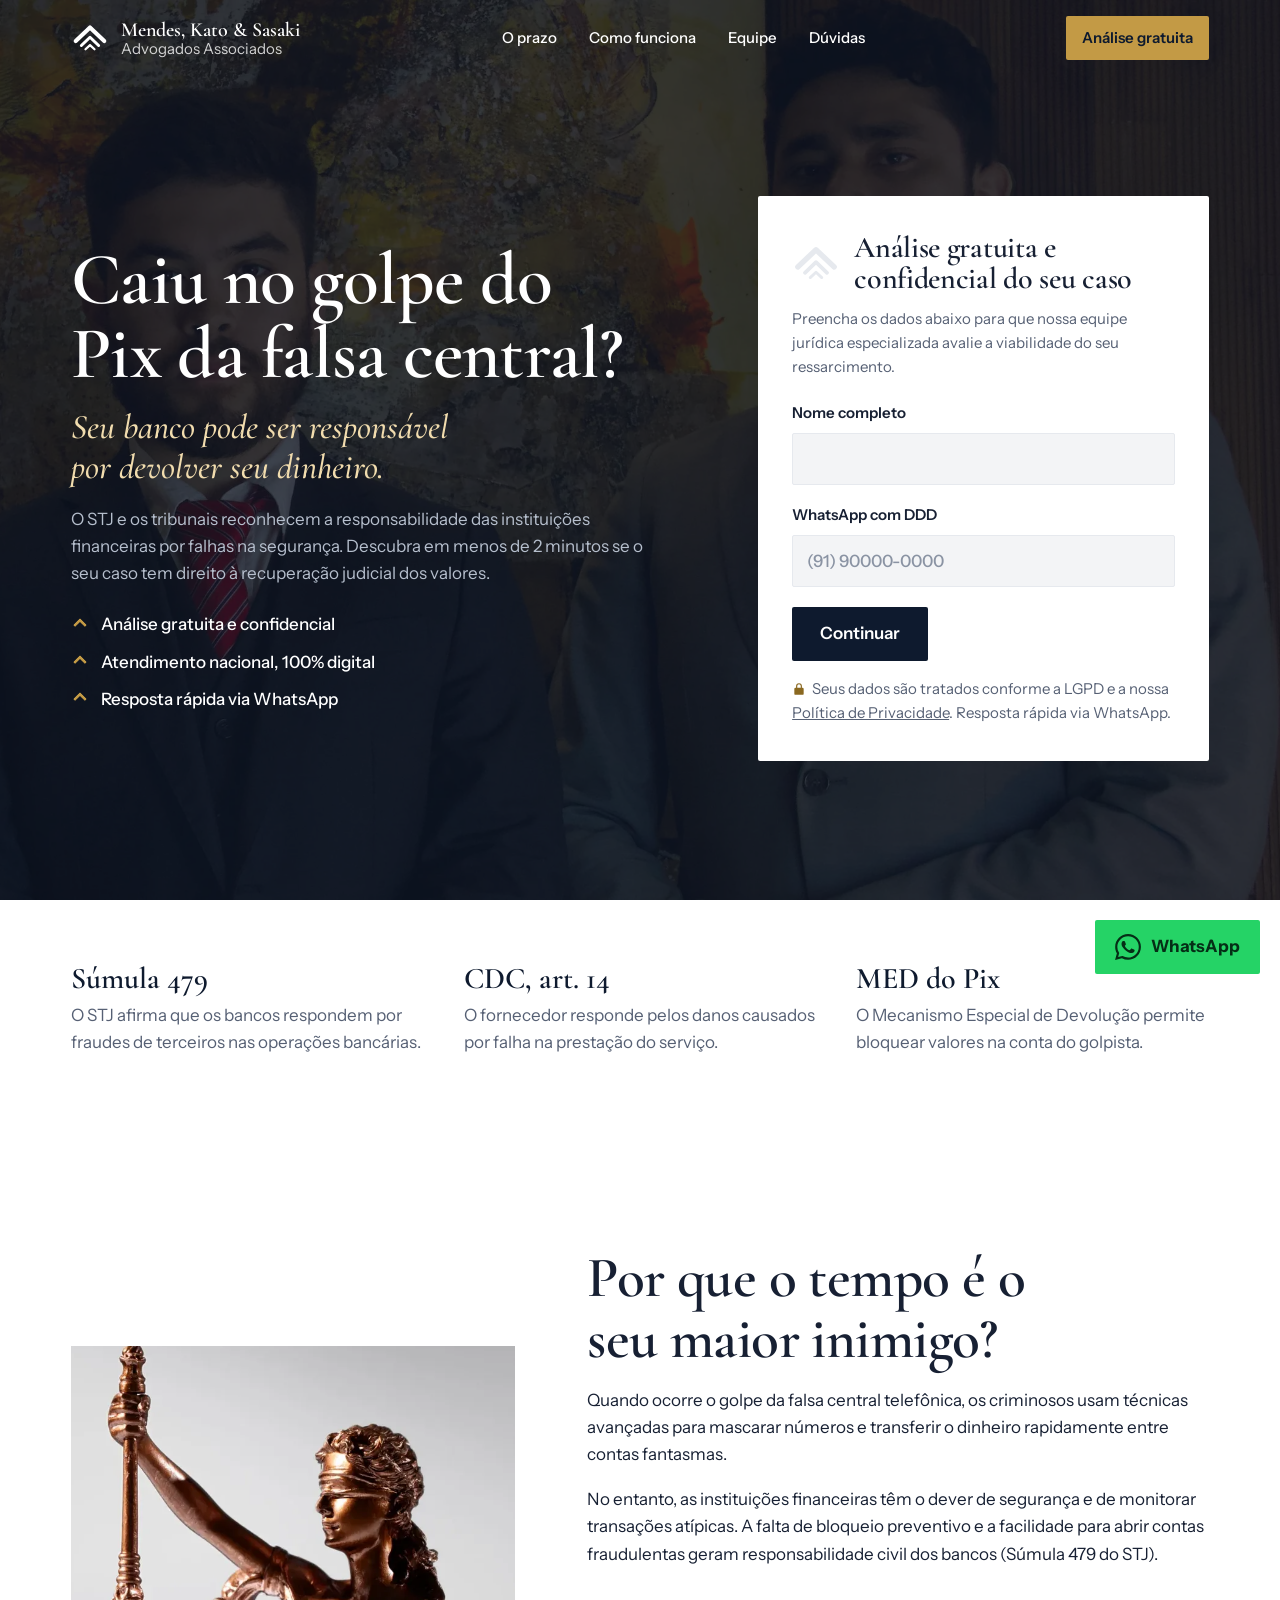
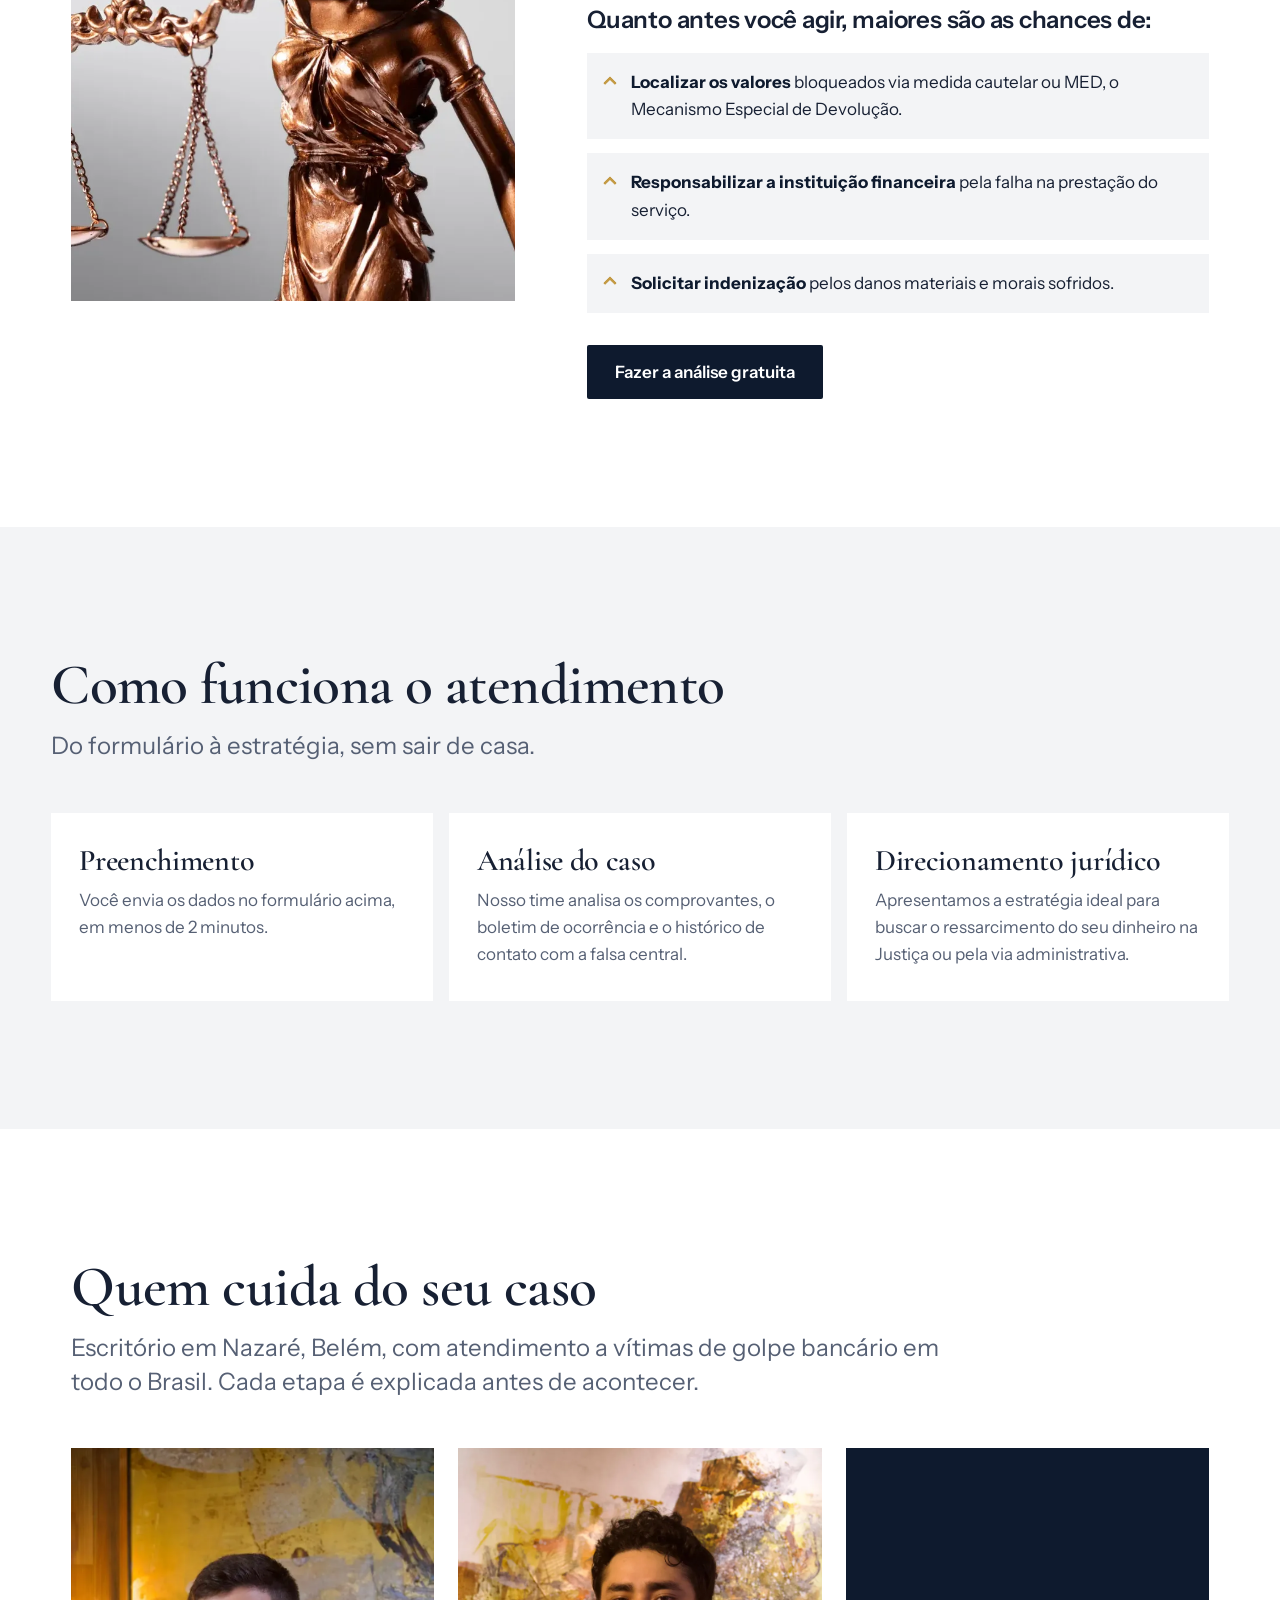
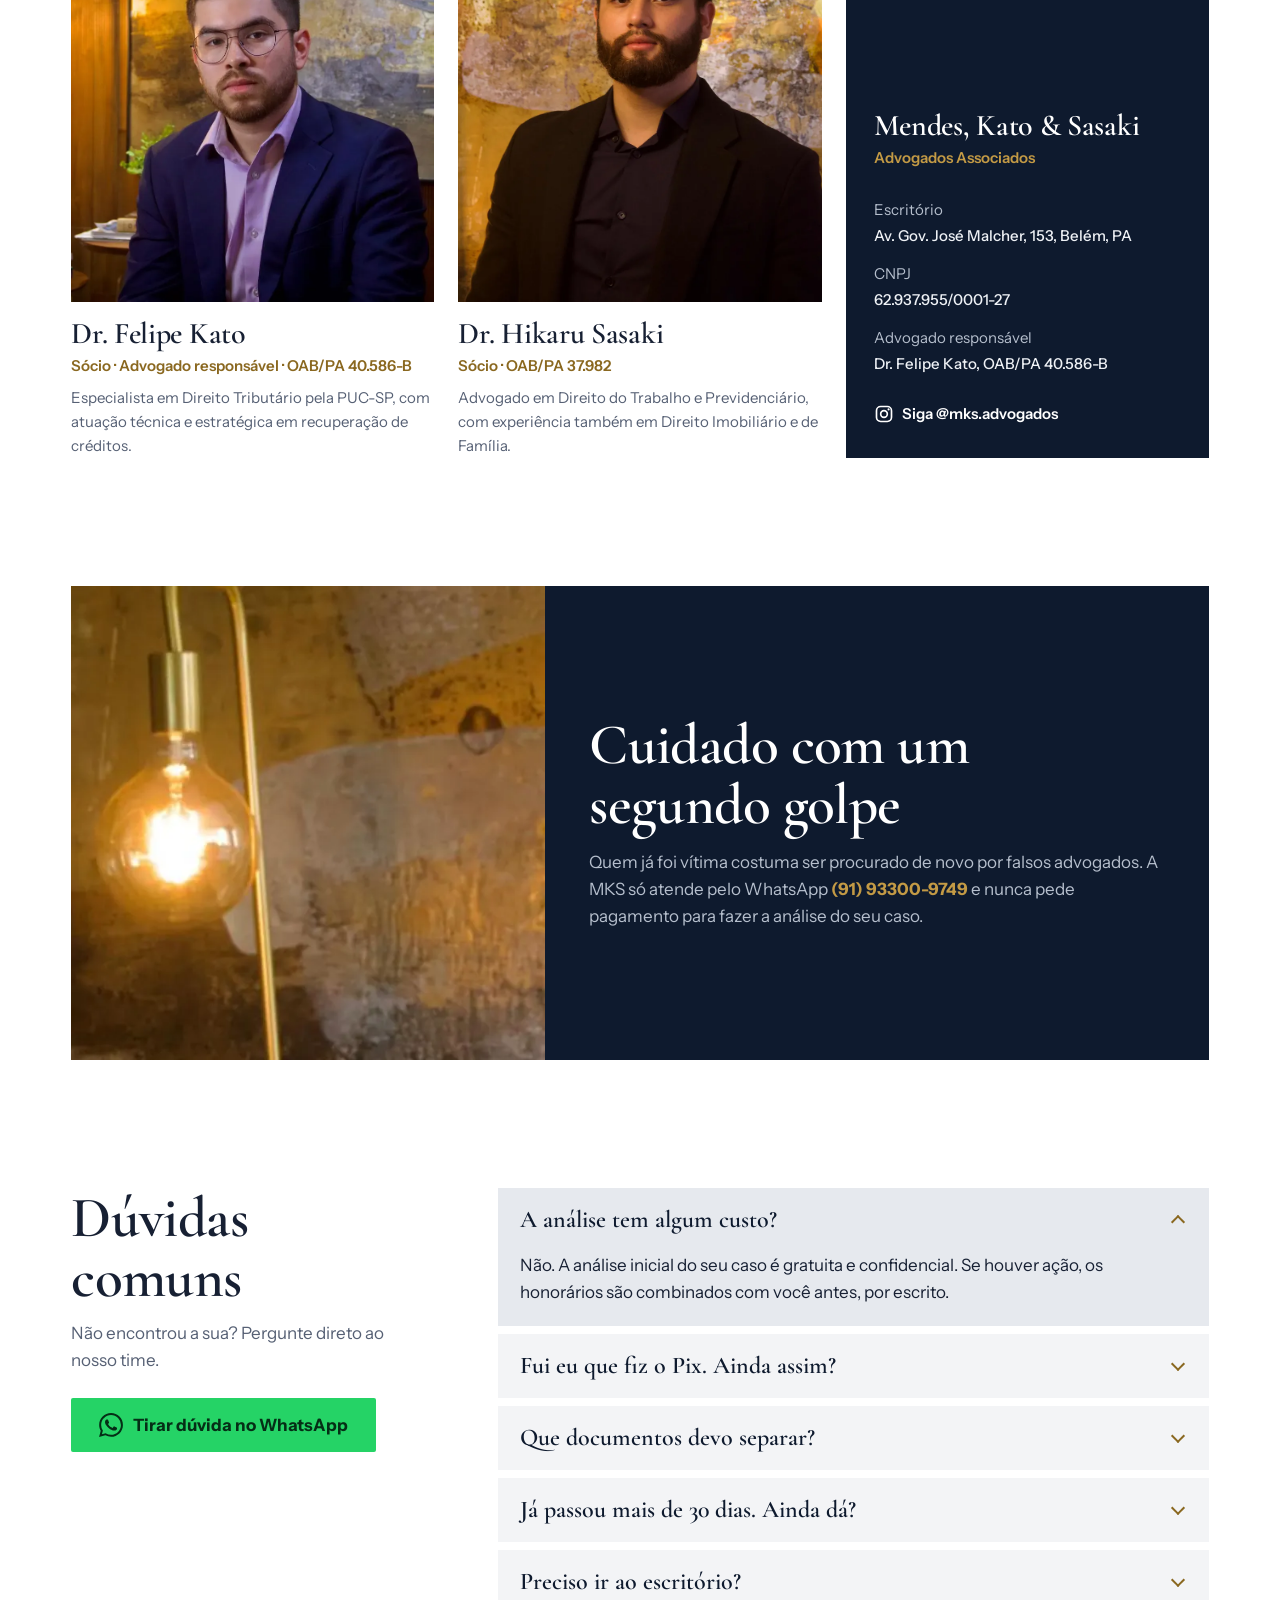
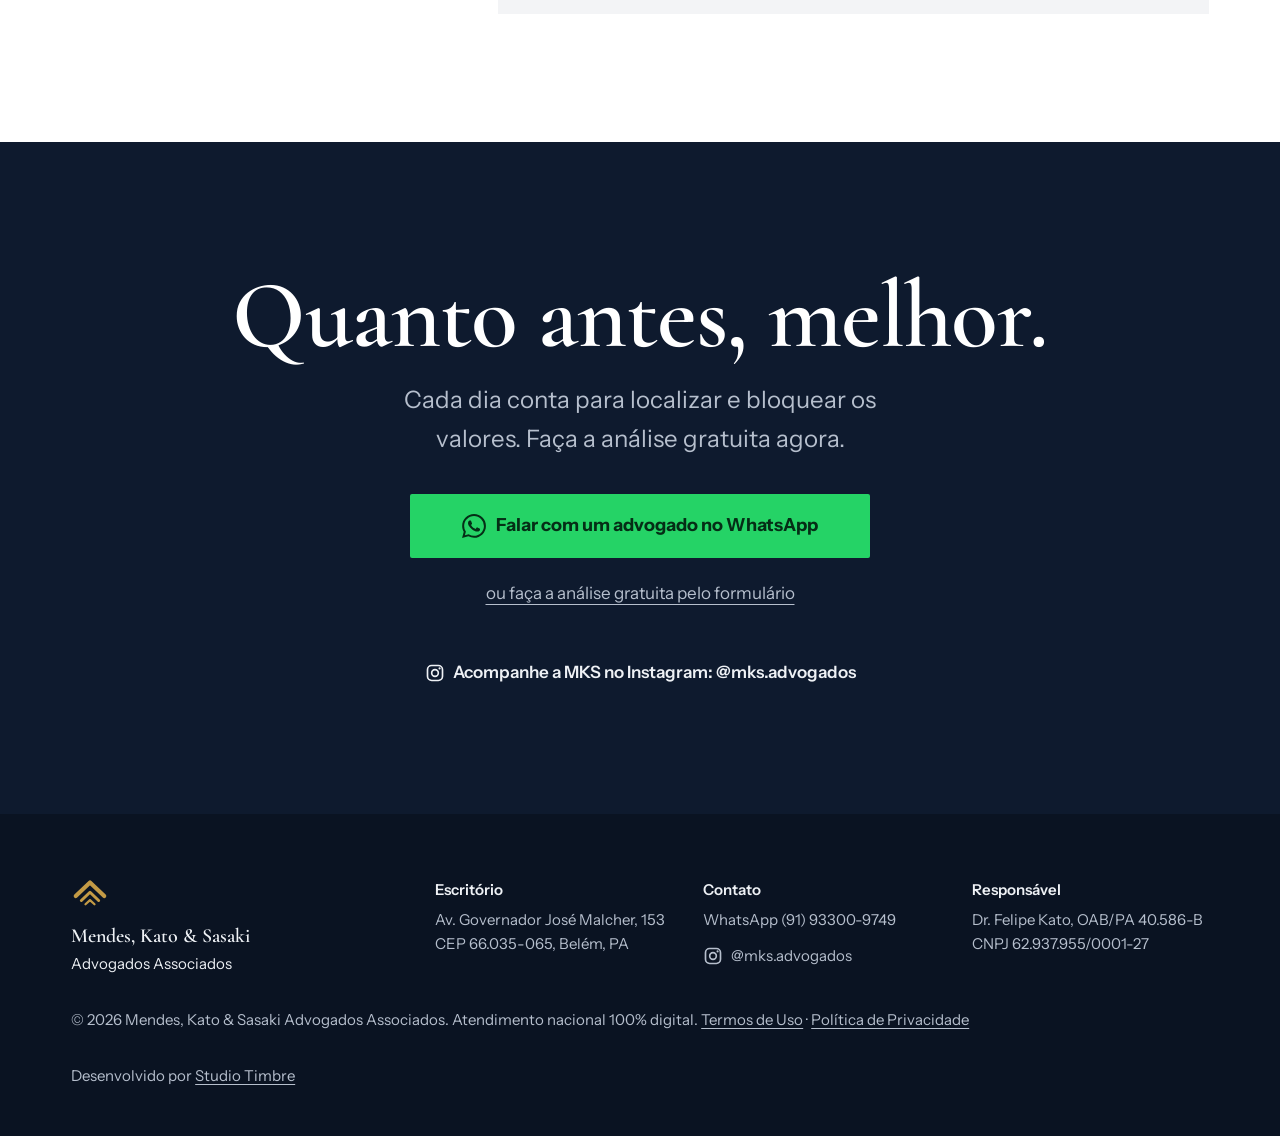
<file: index.html>
<!doctype html>
<html lang="pt-BR">
<head>
  <meta charset="utf-8">
  <meta name="viewport" content="width=device-width, initial-scale=1">
  <title>MKS Advocacia</title>
  <meta name="description" content="Caiu no golpe do Pix da falsa central? Seu banco pode ser responsável por devolver seu dinheiro. Análise gratuita e confidencial do seu caso pelo WhatsApp.">
  <meta name="theme-color" content="#0e1a2e">
  <meta property="og:title" content="Caiu no golpe do Pix da falsa central?">
  <meta property="og:description" content="Seu banco pode ser responsável por devolver seu dinheiro. Descubra em menos de 2 minutos.">
  <meta property="og:image" content="img/socios-wide.webp">
  <link rel="icon" href="favicon.ico" sizes="48x48">
  <link rel="icon" href="favicon.svg" type="image/svg+xml">
  <link rel="apple-touch-icon" href="apple-touch-icon.png">
  <link rel="preconnect" href="https://fonts.googleapis.com">
  <link rel="preconnect" href="https://fonts.gstatic.com" crossorigin>
  <link href="https://fonts.googleapis.com/css2?family=Cormorant+Garamond:ital,wght@0,500;0,600;1,500&family=Instrument+Sans:wght@400;500;600&display=swap" rel="stylesheet">
  <link rel="preload" as="image" href="img/socios-wide.webp">
  <link rel="stylesheet" href="css/style.css">
  <script>document.documentElement.classList.add('js')</script>
  <!-- Google Analytics, mesmo ID do site institucional -->
  <script async src="https://www.googletagmanager.com/gtag/js?id=G-9BD24FG4YH"></script>
  <script>
    window.dataLayer = window.dataLayer || [];
    function gtag() { dataLayer.push(arguments); }
    gtag('js', new Date());
    gtag('config', 'G-9BD24FG4YH');
  </script>
</head>
<body>
  <svg width="0" height="0" style="position:absolute" aria-hidden="true">
    <symbol id="wa" viewBox="0 0 24 24"><path fill="currentColor" d="M17.47 14.38c-.3-.15-1.76-.87-2.03-.97-.27-.1-.47-.15-.67.15-.2.3-.77.97-.94 1.16-.17.2-.35.22-.64.07-.3-.15-1.26-.46-2.39-1.47-.88-.79-1.48-1.76-1.65-2.06-.17-.3-.02-.46.13-.6.13-.14.3-.35.45-.52.15-.17.2-.3.3-.5.1-.2.05-.37-.03-.52-.07-.15-.67-1.61-.92-2.2-.24-.58-.49-.5-.67-.51h-.57c-.2 0-.52.07-.79.37-.27.3-1.04 1.02-1.04 2.48s1.07 2.88 1.21 3.07c.15.2 2.1 3.2 5.08 4.49.71.31 1.26.49 1.7.63.71.22 1.36.19 1.87.12.57-.09 1.76-.72 2-1.42.25-.69.25-1.29.18-1.41-.08-.13-.28-.2-.57-.35M12.05 21.79h-.01a9.87 9.87 0 0 1-5.03-1.38l-.36-.21-3.74.98 1-3.65-.24-.37a9.86 9.86 0 0 1-1.51-5.26c0-5.45 4.44-9.88 9.89-9.88 2.64 0 5.12 1.03 6.99 2.9a9.83 9.83 0 0 1 2.89 6.99c0 5.45-4.44 9.88-9.88 9.88m8.41-18.3A11.82 11.82 0 0 0 12.05 0C5.5 0 .16 5.34.16 11.89c0 2.1.55 4.14 1.59 5.95L.06 24l6.3-1.65a11.88 11.88 0 0 0 5.68 1.45h.01c6.55 0 11.89-5.34 11.89-11.89 0-3.18-1.24-6.17-3.48-8.42Z"/></symbol>
    <symbol id="mark" viewBox="0 0 100 80"><g fill="none" stroke="currentColor" stroke-linecap="round" stroke-linejoin="round"><path d="M12 48 50 12l38 36" stroke-width="11"/><path d="M27 60 50 38l23 22" stroke-width="8"/><path d="M38 70 50 59l12 11" stroke-width="6"/></g></symbol>
    <symbol id="ig" viewBox="0 0 24 24"><g fill="none" stroke="currentColor" stroke-width="2"><rect x="3" y="3" width="18" height="18" rx="5"/><circle cx="12" cy="12" r="4"/></g><circle cx="17.5" cy="6.5" r="1.3" fill="currentColor"/></symbol>
    <symbol id="lock" viewBox="0 0 24 24"><path fill="currentColor" d="M12 2a5 5 0 0 0-5 5v3H6a2 2 0 0 0-2 2v8a2 2 0 0 0 2 2h12a2 2 0 0 0 2-2v-8a2 2 0 0 0-2-2h-1V7a5 5 0 0 0-5-5Zm-3 8V7a3 3 0 1 1 6 0v3H9Z"/></symbol>
  </svg>

  <header class="top" id="topo">
    <a class="logo" href="#topo" aria-label="Mendes, Kato e Sasaki Advogados Associados, início">
      <svg class="logo-mark" aria-hidden="true"><use href="#mark"/></svg>
      <span class="logo-text"><span class="logo-name"><span class="logo-long">Mendes, Kato &amp; Sasaki</span><span class="logo-short">MKS Advogados</span></span><span class="logo-sub">Advogados Associados</span></span>
    </a>
    <nav class="top-nav" aria-label="Seções">
      <a href="#prazo">O prazo</a>
      <a href="#como">Como funciona</a>
      <a href="#equipe">Equipe</a>
      <a href="#duvidas">Dúvidas</a>
    </nav>
    <a class="btn btn-gold top-cta" href="#analise">Análise gratuita</a>
  </header>

  <main>
    <!-- Hero: foto dos sócios com véu navy, título à esquerda, formulário em card -->
    <section class="hero" aria-labelledby="hero-title">
      <img class="hero-bg" src="img/socios-wide.webp" width="2200" height="1377" alt="" fetchpriority="high">
      <div class="hero-inner">
        <div class="hero-copy">
          <h1 id="hero-title">Caiu no golpe do Pix da falsa central?</h1>
          <p class="hero-claim">Seu banco pode ser responsável por devolver seu dinheiro.</p>
          <p class="hero-lead">O STJ e os tribunais reconhecem a responsabilidade das instituições financeiras por falhas na segurança. Descubra em menos de 2 minutos se o seu caso tem direito à recuperação judicial dos valores.</p>
          <ul class="hero-points">
            <li>Análise gratuita e confidencial</li>
            <li>Atendimento nacional, 100% digital</li>
            <li>Resposta rápida via WhatsApp</li>
          </ul>
        </div>

        <!-- Formulário: as três divisas do logo marcam as três etapas -->
        <div class="quiz" id="analise">
          <div class="quiz-head">
            <svg class="quiz-mark" viewBox="0 0 100 80" aria-hidden="true">
              <g fill="none" stroke-linecap="round" stroke-linejoin="round">
                <path class="chev chev-3" d="M12 48 50 12l38 36" stroke-width="11"/>
                <path class="chev chev-2" d="M27 60 50 38l23 22" stroke-width="8"/>
                <path class="chev chev-1" d="M38 70 50 59l12 11" stroke-width="6"/>
              </g>
            </svg>
            <h2 id="quiz-title">Análise gratuita e confidencial do seu caso</h2>
          </div>
          <p class="quiz-intro">Preencha os dados abaixo para que nossa equipe jurídica especializada avalie a viabilidade do seu ressarcimento.</p>
          <form class="quiz-form" id="quiz" novalidate aria-labelledby="quiz-title">
            <p class="sr-only" aria-live="polite" id="quiz-status">Etapa 1 de 3</p>

            <fieldset class="step is-on" data-step="1">
              <legend class="sr-only">Seus dados de contato</legend>
              <div class="field">
                <label for="nome">Nome completo</label>
                <input id="nome" name="nome" type="text" autocomplete="name" required aria-describedby="nome-erro">
                <p class="field-error" id="nome-erro" hidden>Escreva seu nome completo.</p>
              </div>
              <div class="field">
                <label for="whatsapp">WhatsApp com DDD</label>
                <input id="whatsapp" name="whatsapp" type="tel" inputmode="numeric" autocomplete="tel-national" required placeholder="(91) 90000-0000" aria-describedby="whatsapp-erro">
                <p class="field-error" id="whatsapp-erro" hidden>Digite o número com DDD, por exemplo (91) 98888-7777.</p>
              </div>
              <div class="step-actions">
                <button class="btn btn-navy" type="button" data-next>Continuar</button>
              </div>
            </fieldset>

            <fieldset class="step" data-step="2">
              <legend class="sr-only">Sobre o golpe</legend>
              <fieldset class="field group" aria-describedby="valor-erro">
                <legend>Qual valor aproximado foi perdido?</legend>
                <div class="choices">
                  <label class="choice"><input type="radio" name="valor" value="Até R$ 5.000" required><span>Até R$ 5.000</span></label>
                  <label class="choice"><input type="radio" name="valor" value="R$ 5.000 a R$ 20.000"><span>R$ 5.000 a R$ 20.000</span></label>
                  <label class="choice"><input type="radio" name="valor" value="Acima de R$ 20.000"><span>Acima de R$ 20.000</span></label>
                </div>
                <p class="field-error" id="valor-erro" hidden>Escolha uma faixa de valor.</p>
              </fieldset>
              <fieldset class="field group" aria-describedby="quando-erro">
                <legend>Há quanto tempo ocorreu o golpe?</legend>
                <div class="choices choices-2">
                  <label class="choice"><input type="radio" name="quando" value="Menos de 48 horas" required><span>Menos de 48 horas</span></label>
                  <label class="choice"><input type="radio" name="quando" value="Menos de 7 dias"><span>Menos de 7 dias</span></label>
                  <label class="choice"><input type="radio" name="quando" value="Entre 7 e 30 dias"><span>Entre 7 e 30 dias</span></label>
                  <label class="choice"><input type="radio" name="quando" value="Mais de 30 dias"><span>Mais de 30 dias</span></label>
                </div>
                <p class="field-error" id="quando-erro" hidden>Escolha quando aconteceu.</p>
              </fieldset>
              <div class="step-actions">
                <button class="btn btn-navy" type="button" data-next>Continuar</button>
                <button class="link" type="button" data-back>Voltar</button>
              </div>
            </fieldset>

            <fieldset class="step" data-step="3">
              <legend class="sr-only">Seu banco</legend>
              <div class="field">
                <label for="banco">Nome do banco onde você tem conta</label>
                <input id="banco" name="banco" type="text" list="bancos" autocomplete="off" required aria-describedby="banco-erro">
                <datalist id="bancos">
                  <option value="Banpará"><option value="Banco do Brasil"><option value="Caixa"><option value="Itaú"><option value="Bradesco"><option value="Santander"><option value="Nubank"><option value="Inter"><option value="C6 Bank"><option value="PicPay"><option value="Mercado Pago"><option value="Banco da Amazônia">
                </datalist>
                <p class="field-error" id="banco-erro" hidden>Escreva o nome do seu banco.</p>
              </div>
              <div class="step-actions">
                <button class="btn btn-wa btn-cta" type="submit"><svg aria-hidden="true"><use href="#wa"/></svg>QUERO RECUPERAR MEU DINHEIRO</button>
                <button class="link" type="button" data-back>Voltar</button>
              </div>
            </fieldset>
          </form>
          <p class="quiz-note"><svg aria-hidden="true"><use href="#lock"/></svg>Seus dados são tratados conforme a LGPD e a nossa <a href="privacidade.html">Política de Privacidade</a>. Resposta rápida via WhatsApp.</p>
          <noscript><p class="quiz-note"><a href="https://wa.me/5591933009749">Fale direto pelo WhatsApp: (91) 93300-9749</a></p></noscript>
        </div>
      </div>
    </section>

    <!-- Faixa de fundamentos -->
    <section class="basis" aria-labelledby="basis-title">
      <h2 id="basis-title" class="sr-only">Fundamentos</h2>
      <div class="basis-item" data-reveal>
        <p class="basis-big">Súmula 479</p>
        <p>O STJ afirma que os bancos respondem por fraudes de terceiros nas operações bancárias.</p>
      </div>
      <div class="basis-item" data-reveal>
        <p class="basis-big">CDC, art. 14</p>
        <p>O fornecedor responde pelos danos causados por falha na prestação do serviço.</p>
      </div>
      <div class="basis-item" data-reveal>
        <p class="basis-big">MED do Pix</p>
        <p>O Mecanismo Especial de Devolução permite bloquear valores na conta do golpista.</p>
      </div>
    </section>

    <!-- O prazo: foto à esquerda, texto e chances à direita -->
    <section class="split prazo" id="prazo" aria-labelledby="prazo-title">
      <figure class="split-media" data-reveal>
        <img src="img/justica.webp" width="750" height="1000" alt="Estátua da Justiça com a balança erguida" loading="lazy">
      </figure>
      <div class="split-text">
        <h2 id="prazo-title" data-reveal>Por que o tempo é o seu maior inimigo?</h2>
        <p data-reveal>Quando ocorre o golpe da falsa central telefônica, os criminosos usam técnicas avançadas para mascarar números e transferir o dinheiro rapidamente entre contas fantasmas.</p>
        <p data-reveal>No entanto, as instituições financeiras têm o dever de segurança e de monitorar transações atípicas. A falta de bloqueio preventivo e a facilidade para abrir contas fraudulentas geram responsabilidade civil dos bancos (Súmula 479 do STJ).</p>
        <h3 data-reveal>Quanto antes você agir, maiores são as chances de:</h3>
        <ul class="chances">
          <li data-reveal><strong>Localizar os valores</strong> bloqueados via medida cautelar ou MED, o Mecanismo Especial de Devolução.</li>
          <li data-reveal><strong>Responsabilizar a instituição financeira</strong> pela falha na prestação do serviço.</li>
          <li data-reveal><strong>Solicitar indenização</strong> pelos danos materiais e morais sofridos.</li>
        </ul>
        <a class="btn btn-navy" href="#analise" data-reveal>Fazer a análise gratuita</a>
      </div>
    </section>

    <!-- Como funciona: três etapas lado a lado -->
    <section class="steps" id="como" aria-labelledby="como-title">
      <div class="steps-head">
        <h2 id="como-title" data-reveal>Como funciona o atendimento</h2>
        <p data-reveal>Do formulário à estratégia, sem sair de casa.</p>
      </div>
      <ol class="steps-list">
        <li data-reveal>
          <h3>Preenchimento</h3>
          <p>Você envia os dados no formulário acima, em menos de 2 minutos.</p>
        </li>
        <li data-reveal>
          <h3>Análise do caso</h3>
          <p>Nosso time analisa os comprovantes, o boletim de ocorrência e o histórico de contato com a falsa central.</p>
        </li>
        <li data-reveal>
          <h3>Direcionamento jurídico</h3>
          <p>Apresentamos a estratégia ideal para buscar o ressarcimento do seu dinheiro na Justiça ou pela via administrativa.</p>
        </li>
      </ol>
    </section>

    <!-- Equipe -->
    <section class="team" id="equipe" aria-labelledby="team-title">
      <div class="team-head">
        <h2 id="team-title" data-reveal>Quem cuida do seu caso</h2>
        <p data-reveal>Escritório em Nazaré, Belém, com atendimento a vítimas de golpe bancário em todo o Brasil. Cada etapa é explicada antes de acontecer.</p>
      </div>
      <div class="team-grid">
        <article class="person" data-reveal>
          <div class="person-photo"><img src="img/felipe.webp" width="853" height="1066" alt="Dr. Felipe Kato" loading="lazy"></div>
          <h3>Dr. Felipe Kato</h3>
          <p class="person-role">Sócio · Advogado responsável · OAB/PA 40.586-B</p>
          <p>Especialista em Direito Tributário pela PUC-SP, com atuação técnica e estratégica em recuperação de créditos.</p>
        </article>
        <article class="person" data-reveal>
          <div class="person-photo"><img src="img/hikaru.webp" width="900" height="1125" alt="Dr. Hikaru Sasaki" loading="lazy"></div>
          <h3>Dr. Hikaru Sasaki</h3>
          <p class="person-role">Sócio · OAB/PA 37.982</p>
          <p>Advogado em Direito do Trabalho e Previdenciário, com experiência também em Direito Imobiliário e de Família.</p>
        </article>
        <aside class="team-card" data-reveal>
          <h3 class="team-card-name">Mendes, Kato &amp; Sasaki</h3>
          <p class="team-card-role">Advogados Associados</p>
          <dl>
            <div><dt>Escritório</dt><dd>Av. Gov. José Malcher, 153, Belém, PA</dd></div>
            <div><dt>CNPJ</dt><dd>62.937.955/0001-27</dd></div>
            <div><dt>Advogado responsável</dt><dd>Dr. Felipe Kato, OAB/PA 40.586-B</dd></div>
          </dl>
          <a class="team-ig" href="https://www.instagram.com/mks.advogados/" target="_blank" rel="noopener"><svg aria-hidden="true"><use href="#ig"/></svg>Siga @mks.advogados</a>
        </aside>
      </div>
    </section>

    <!-- Aviso anti-golpe -->
    <section class="alert" aria-labelledby="alert-title">
      <img class="alert-bg" src="img/luminaria.webp" width="600" height="600" alt="" loading="lazy">
      <div class="alert-text">
        <h2 id="alert-title" data-reveal>Cuidado com um segundo golpe</h2>
        <p data-reveal>Quem já foi vítima costuma ser procurado de novo por falsos advogados. A MKS só atende pelo WhatsApp <strong>(91) 93300-9749</strong> e nunca pede pagamento para fazer a análise do seu caso.</p>
      </div>
    </section>

    <!-- Dúvidas -->
    <section class="faq" id="duvidas" aria-labelledby="faq-title">
      <div class="faq-head">
        <h2 id="faq-title" data-reveal>Dúvidas comuns</h2>
        <p data-reveal>Não encontrou a sua? Pergunte direto ao nosso time.</p>
        <a class="btn btn-wa" href="https://wa.me/5591933009749?text=Ol%C3%A1!%20Tenho%20uma%20d%C3%BAvida%20sobre%20golpe%20do%20Pix." target="_blank" rel="noopener" data-reveal><svg aria-hidden="true"><use href="#wa"/></svg>Tirar dúvida no WhatsApp</a>
      </div>
      <div class="qa" data-reveal>
        <details open>
          <summary>A análise tem algum custo?</summary>
          <p>Não. A análise inicial do seu caso é gratuita e confidencial. Se houver ação, os honorários são combinados com você antes, por escrito.</p>
        </details>
        <details>
          <summary>Fui eu que fiz o Pix. Ainda assim?</summary>
          <p>Sim, vale analisar. Na falsa central, o criminoso costuma usar dados que só o banco deveria ter, e a falta de bloqueio de uma transação atípica pesa na avaliação.</p>
        </details>
        <details>
          <summary>Que documentos devo separar?</summary>
          <p>Comprovante do Pix, prints da conversa ou registro das ligações, número ou chave usada pelo golpista, extrato do dia e o boletim de ocorrência.</p>
        </details>
        <details>
          <summary>Já passou mais de 30 dias. Ainda dá?</summary>
          <p>Pode dar. O MED funciona melhor nos primeiros dias, mas a responsabilização do banco na Justiça tem prazo bem maior. Cada caso é avaliado pelos fatos.</p>
        </details>
        <details>
          <summary>Preciso ir ao escritório?</summary>
          <p>Não. O atendimento é 100% digital, pelo WhatsApp e por videochamada, em todo o Brasil.</p>
        </details>
      </div>
    </section>

    <!-- Fechamento -->
    <section class="close" aria-labelledby="close-title">
      <h2 id="close-title" data-reveal>Quanto antes, melhor.</h2>
      <p data-reveal>Cada dia conta para localizar e bloquear os valores. Faça a análise gratuita agora.</p>
      <div class="close-actions" data-reveal>
        <a class="btn btn-wa btn-big" href="https://wa.me/5591933009749?text=Ol%C3%A1!%20Vim%20pelo%20site%20e%20quero%20falar%20sobre%20um%20golpe%20do%20Pix." target="_blank" rel="noopener"><svg aria-hidden="true"><use href="#wa"/></svg>Falar com um advogado no WhatsApp</a>
        <a class="link" href="#analise">ou faça a análise gratuita pelo formulário</a>
      </div>
      <a class="close-ig" href="https://www.instagram.com/mks.advogados/" target="_blank" rel="noopener" data-reveal><svg aria-hidden="true"><use href="#ig"/></svg>Acompanhe a MKS no Instagram: @mks.advogados</a>
    </section>
  </main>

  <footer class="foot">
    <div class="foot-brand">
      <svg class="logo-mark" aria-hidden="true"><use href="#mark"/></svg>
      <p class="logo-name">Mendes, Kato &amp; Sasaki</p>
      <p>Advogados Associados</p>
    </div>
    <div><p class="foot-h">Escritório</p><p>Av. Governador José Malcher, 153<br>CEP 66.035-065, Belém, PA</p></div>
    <div><p class="foot-h">Contato</p><p><a href="https://wa.me/5591933009749" target="_blank" rel="noopener">WhatsApp (91) 93300-9749</a></p><p class="foot-social"><a href="https://www.instagram.com/mks.advogados/" target="_blank" rel="noopener"><svg aria-hidden="true"><use href="#ig"/></svg>@mks.advogados</a></p></div>
    <div><p class="foot-h">Responsável</p><p>Dr. Felipe Kato, OAB/PA 40.586-B<br>CNPJ 62.937.955/0001-27</p></div>
    <p class="foot-legal">© 2026 Mendes, Kato &amp; Sasaki Advogados Associados. Atendimento nacional 100% digital. <a href="privacidade.html#termos">Termos de Uso</a> · <a href="privacidade.html">Política de Privacidade</a></p>
    <p class="foot-legal">Desenvolvido por <a href="https://studiotimbre.com.br" target="_blank" rel="noopener">Studio Timbre</a></p>
  </footer>

  <a class="wa-tab btn-wa" href="https://wa.me/5591933009749?text=Ol%C3%A1!%20Vim%20pelo%20site%20e%20quero%20falar%20sobre%20um%20golpe%20do%20Pix." target="_blank" rel="noopener" aria-label="Falar no WhatsApp">
    <svg aria-hidden="true"><use href="#wa"/></svg><span>WhatsApp</span>
  </a>

  <script src="js/main.js" defer></script>
</body>
</html>
</file>
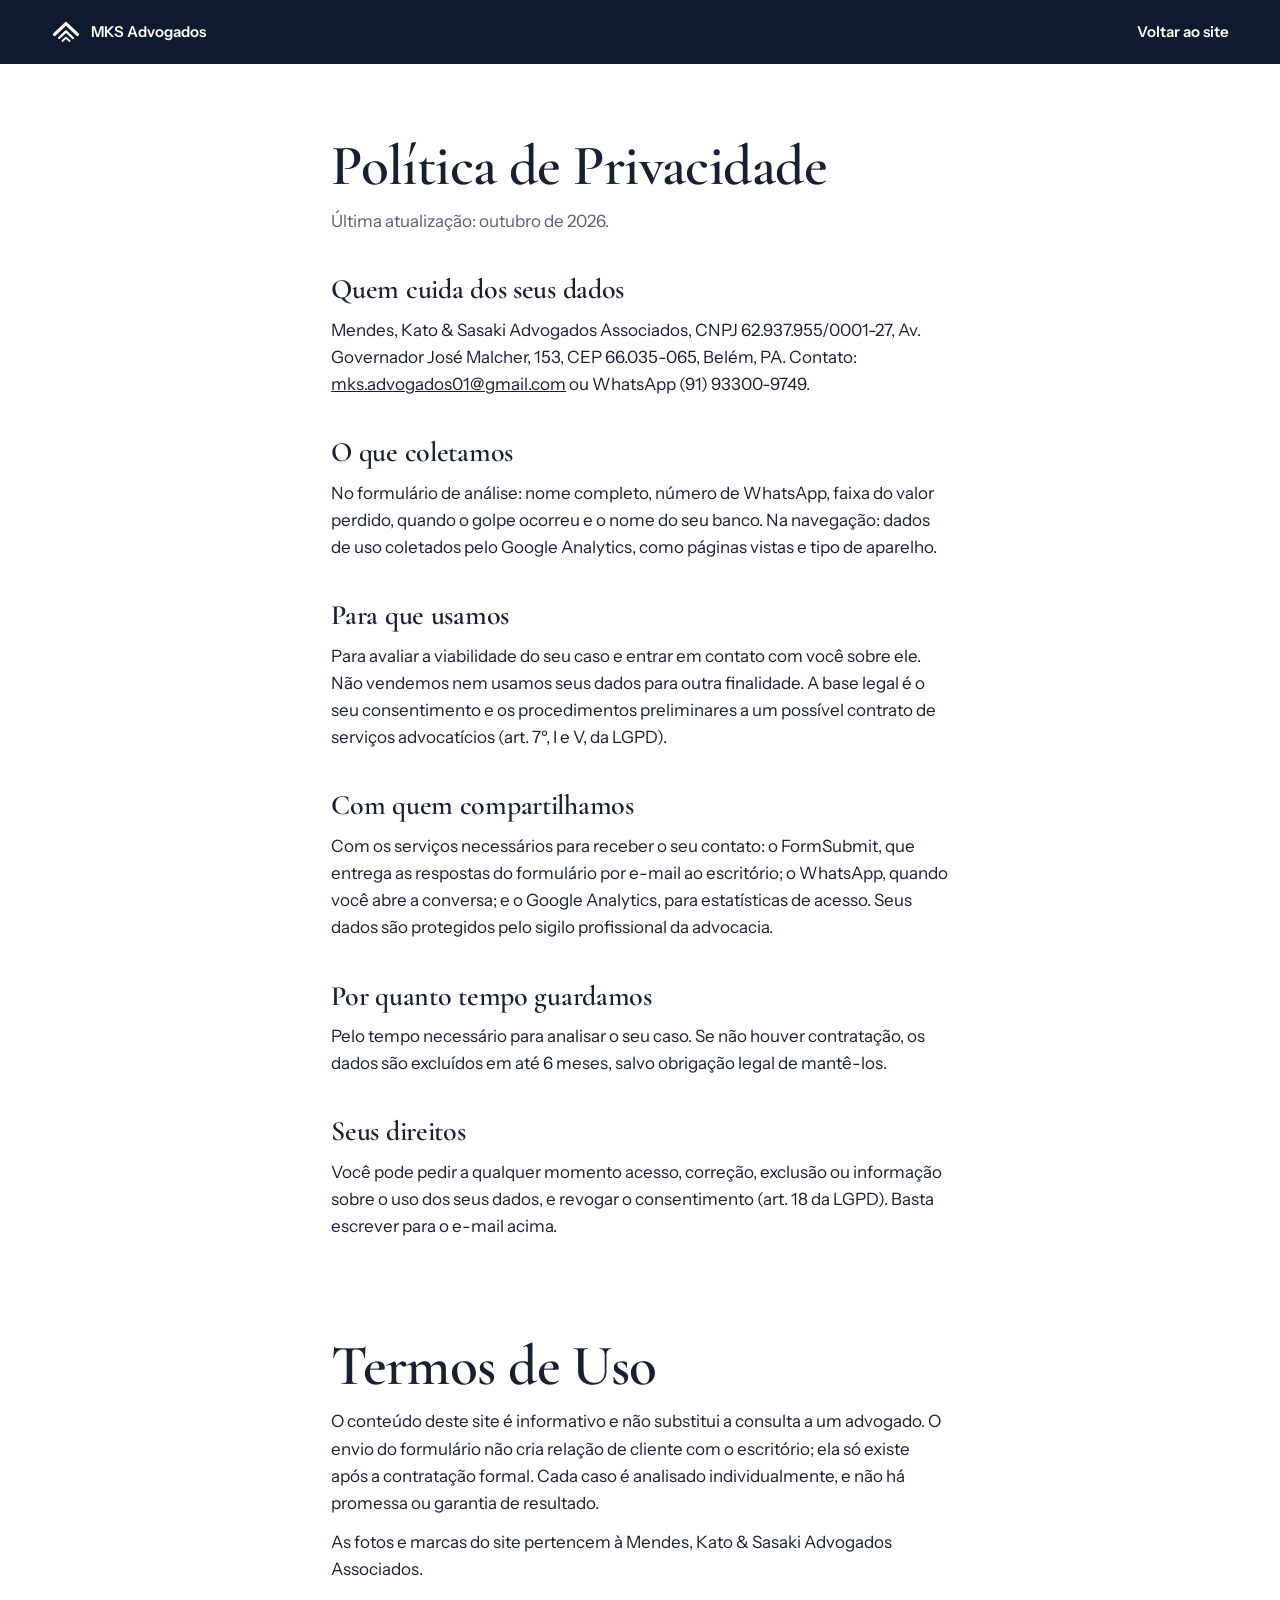
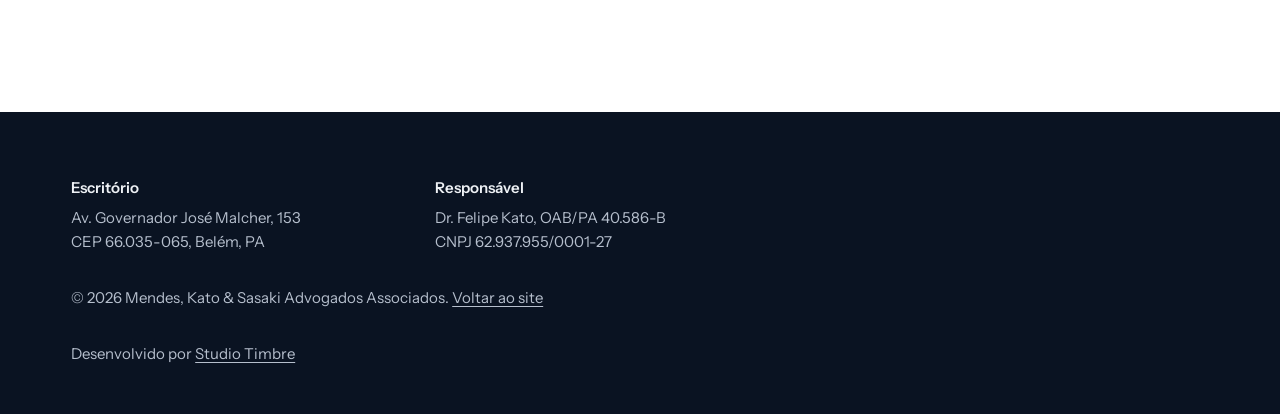
<file: privacidade.html>
<!doctype html>
<html lang="pt-BR">
<head>
  <meta charset="utf-8">
  <meta name="viewport" content="width=device-width, initial-scale=1">
  <title>Termos e Privacidade | MKS Advocacia</title>
  <meta name="robots" content="noindex">
  <link rel="icon" href="favicon.ico" sizes="48x48">
  <link rel="icon" href="favicon.svg" type="image/svg+xml">
  <link rel="apple-touch-icon" href="apple-touch-icon.png">
  <link rel="preconnect" href="https://fonts.googleapis.com">
  <link rel="preconnect" href="https://fonts.gstatic.com" crossorigin>
  <link href="https://fonts.googleapis.com/css2?family=Cormorant+Garamond:ital,wght@0,500;0,600;1,500&family=Instrument+Sans:wght@400;500;600&display=swap" rel="stylesheet">
  <link rel="stylesheet" href="css/style.css">
</head>
<body>
  <header class="doc-bar">
    <a href="index.html"><svg viewBox="0 0 100 80" aria-hidden="true"><g fill="none" stroke="currentColor" stroke-linecap="round" stroke-linejoin="round"><path d="M12 48 50 12l38 36" stroke-width="11"/><path d="M27 60 50 38l23 22" stroke-width="8"/><path d="M38 70 50 59l12 11" stroke-width="6"/></g></svg>MKS Advogados</a>
    <a href="index.html">Voltar ao site</a>
  </header>

  <main class="doc">
    <h1 id="privacidade">Política de Privacidade</h1>
    <p>Última atualização: outubro de 2026.</p>

    <h2>Quem cuida dos seus dados</h2>
    <p>Mendes, Kato &amp; Sasaki Advogados Associados, CNPJ 62.937.955/0001-27, Av. Governador José Malcher, 153, CEP 66.035-065, Belém, PA. Contato: <a href="mailto:mks.advogados01@gmail.com">mks.advogados01@gmail.com</a> ou WhatsApp (91) 93300-9749.</p>

    <h2>O que coletamos</h2>
    <p>No formulário de análise: nome completo, número de WhatsApp, faixa do valor perdido, quando o golpe ocorreu e o nome do seu banco. Na navegação: dados de uso coletados pelo Google Analytics, como páginas vistas e tipo de aparelho.</p>

    <h2>Para que usamos</h2>
    <p>Para avaliar a viabilidade do seu caso e entrar em contato com você sobre ele. Não vendemos nem usamos seus dados para outra finalidade. A base legal é o seu consentimento e os procedimentos preliminares a um possível contrato de serviços advocatícios (art. 7º, I e V, da LGPD).</p>

    <h2>Com quem compartilhamos</h2>
    <p>Com os serviços necessários para receber o seu contato: o FormSubmit, que entrega as respostas do formulário por e-mail ao escritório; o WhatsApp, quando você abre a conversa; e o Google Analytics, para estatísticas de acesso. Seus dados são protegidos pelo sigilo profissional da advocacia.</p>

    <h2>Por quanto tempo guardamos</h2>
    <p>Pelo tempo necessário para analisar o seu caso. Se não houver contratação, os dados são excluídos em até 6 meses, salvo obrigação legal de mantê-los.</p>

    <h2>Seus direitos</h2>
    <p>Você pode pedir a qualquer momento acesso, correção, exclusão ou informação sobre o uso dos seus dados, e revogar o consentimento (art. 18 da LGPD). Basta escrever para o e-mail acima.</p>

    <h2 id="termos" class="doc-part">Termos de Uso</h2>
    <p>O conteúdo deste site é informativo e não substitui a consulta a um advogado. O envio do formulário não cria relação de cliente com o escritório; ela só existe após a contratação formal. Cada caso é analisado individualmente, e não há promessa ou garantia de resultado.</p>
    <p>As fotos e marcas do site pertencem à Mendes, Kato &amp; Sasaki Advogados Associados.</p>
  </main>

  <footer class="foot">
    <div class="foot-cols">
      <div><p class="foot-h">Escritório</p><p>Av. Governador José Malcher, 153<br>CEP 66.035-065, Belém, PA</p></div>
      <div><p class="foot-h">Responsável</p><p>Dr. Felipe Kato, OAB/PA 40.586-B<br>CNPJ 62.937.955/0001-27</p></div>
    </div>
    <p class="foot-legal">© 2026 Mendes, Kato &amp; Sasaki Advogados Associados. <a href="index.html">Voltar ao site</a></p>
    <p class="foot-legal">Desenvolvido por <a href="https://studiotimbre.com.br" target="_blank" rel="noopener">Studio Timbre</a></p>
  </footer>
</body>
</html>
</file>
<file: css/style.css>
/* Mendes, Kato & Sasaki — landing golpe do Pix.
   Inspirada nos sites dos grandes escritórios: foto grande, serifa nos títulos, branco, navy e dourado. Mobile first. */
:root {
  --white: #ffffff;
  --mist: #f3f4f6;        /* faixas claras */
  --mist-2: #e6e9ee;
  --navy: #0e1a2e;        /* navy do logo */
  --navy-2: #16243d;
  --navy-deep: #0a1322;
  --ink: #172033;
  --muted: #566074;
  --on-navy: #eef1f5;
  --on-navy-muted: #b6bfcd;
  --gold: #c39a45;        /* ouro do quadro do escritório */
  --gold-hover: #d3ac5a;
  --gold-text: #8a6820;

  --m: clamp(20px, 4vw, 64px);
  --max: 1240px;
  --gap: clamp(88px, 10vw, 160px);

  --serif: "Cormorant Garamond", Georgia, serif;
  --sans: "Instrument Sans", system-ui, sans-serif;
  --step-small: 0.9375rem;
  --step-body: clamp(1rem, 0.97rem + 0.15vw, 1.0625rem);
  --step-lead: clamp(1.25rem, 1.1rem + 0.6vw, 1.5rem);
  --step-head: clamp(2.25rem, 1.5rem + 2.6vw, 3.75rem);
  --step-display: clamp(2.5rem, 1.4rem + 4vw, 5rem);

  --ease: cubic-bezier(.2, .7, .2, 1);
}

*, *::before, *::after { box-sizing: border-box; }
* { margin: 0; }
html { scroll-behavior: smooth; -webkit-text-size-adjust: 100%; }
body {
  background: var(--white); color: var(--ink);
  font: 400 var(--step-body)/1.6 var(--sans);
  -webkit-font-smoothing: antialiased; overflow-x: clip;
}
img, svg { display: block; max-width: 100%; }
img { height: auto; }
a { color: inherit; }
::selection { background: var(--gold); color: var(--navy); }
:focus-visible { outline: 3px solid var(--gold); outline-offset: 3px; }
.sr-only { position: absolute; width: 1px; height: 1px; overflow: hidden; clip-path: inset(50%); white-space: nowrap; }
h1, h2, h3 { font-family: var(--serif); font-weight: 600; letter-spacing: -0.01em; line-height: 1.05; text-wrap: balance; }
h2 { font-size: var(--step-head); }

/* Botões */
.btn {
  display: inline-flex; align-items: center; justify-content: center; gap: 10px;
  min-height: 54px; padding: 14px 28px; border: 0; border-radius: 2px;
  font: 600 var(--step-body)/1.2 var(--sans); text-decoration: none; text-align: center; cursor: pointer;
  transition: transform .25s var(--ease), background-color .25s var(--ease), color .25s;
}
.btn svg { width: 20px; height: 20px; }
.btn:hover { transform: translateY(-2px); }
.btn:active { transform: translateY(1px) scale(.98); }
.btn-gold { background: var(--gold); color: var(--navy); }
.btn-gold:hover { background: var(--gold-hover); }
.btn-navy { background: var(--navy); color: var(--white); }
.btn-navy:hover { background: var(--navy-2); }
/* CTA do WhatsApp: verde da marca, brilho que passa e pulso, pedidos do cliente */
.btn-wa {
  position: relative; overflow: hidden; isolation: isolate;
  background: #25d366; color: #052e16; font-weight: 700;
  animation: wa-pulse 2.4s ease-out infinite;
}
.btn-wa svg { width: 24px; height: 24px; flex: none; }
.btn-wa:hover { background: #2ee673; }
.btn-wa::after {
  content: ""; position: absolute; inset: 0; z-index: -1; pointer-events: none;
  background: linear-gradient(110deg, transparent 30%, rgba(255,255,255,.65) 50%, transparent 70%); /* taste-skill-ignore: brilho pedido pelo cliente */
  transform: translateX(-130%); animation: wa-sheen 3.2s ease-in-out infinite;
}
@keyframes wa-sheen { 0%, 55% { transform: translateX(-130%); } 100% { transform: translateX(130%); } }
@keyframes wa-pulse {
  0% { box-shadow: 0 0 0 0 rgba(37, 211, 102, .55); } /* taste-skill-ignore: pulso pedido pelo cliente */
  70%, 100% { box-shadow: 0 0 0 16px rgba(37, 211, 102, 0); } /* taste-skill-ignore */
}
.btn-big { min-height: 64px; padding: 18px 34px; font-size: 1.125rem; }

.link {
  background: none; border: 0; padding: 12px 4px; cursor: pointer; font: inherit; color: inherit;
  text-decoration: underline; text-decoration-thickness: 1px; text-underline-offset: 5px;
  transition: text-underline-offset .2s var(--ease);
}
.link:hover { text-underline-offset: 8px; }

/* ---------- Topo ---------- */
.top {
  position: fixed; inset: 0 0 auto; z-index: 30;
  display: flex; align-items: center; justify-content: space-between; gap: 24px;
  padding: 16px max(var(--m), calc((100% - var(--max)) / 2 + var(--m))); color: var(--white);
  transition: background-color .35s var(--ease), color .35s var(--ease), padding .35s var(--ease);
}
.top.is-solid { background: var(--white); color: var(--navy); padding-top: 10px; padding-bottom: 10px; }
.logo { display: flex; align-items: center; gap: 12px; text-decoration: none; }
.logo-mark { width: 38px; height: 30px; flex: none; }
.logo-text { display: grid; line-height: 1.1; }
.logo-name { font-family: var(--serif); font-size: 1.25rem; font-weight: 600; }
.logo-sub { font-size: var(--step-small); opacity: .8; }
.logo-long, .logo-sub { display: none; } /* no celular, nome curto numa linha */
.logo-name { white-space: nowrap; }
.top-nav { display: none; gap: 32px; font-size: var(--step-small); font-weight: 500; }
.top-nav a { text-decoration: none; position: relative; padding: 6px 0; }
.top-nav a::after { content: ""; position: absolute; left: 0; right: 0; bottom: 0; height: 2px; background: var(--gold); transform: scaleX(0); transform-origin: left; transition: transform .3s var(--ease); }
.top-nav a:hover::after { transform: scaleX(1); }
.top-cta { min-height: 44px; padding: 10px 16px; font-size: var(--step-small); white-space: nowrap; }

/* ---------- Hero ---------- */
.hero { position: relative; overflow: hidden; color: var(--white); background: var(--navy); }
.hero-bg {
  position: absolute; inset: 0; width: 100%; height: 100%; object-fit: cover; object-position: 50% 25%;
  animation: slowzoom 22s ease-in-out infinite alternate;
}
@keyframes slowzoom { from { transform: scale(1.02); } to { transform: scale(1.12); } }
.hero::before { content: ""; position: absolute; inset: 0; background: rgba(10, 19, 34, .78); z-index: 1; } /* véu navy sobre a foto */
.hero-inner { position: relative; z-index: 2; max-width: var(--max); margin: 0 auto; padding: 112px var(--m) 48px; display: grid; gap: 32px; }
.hero h1 { font-size: var(--step-display); line-height: 1; }
.hero-claim { margin-top: 18px; font-family: var(--serif); font-size: clamp(1.5rem, 1.2rem + 1.2vw, 2.25rem); line-height: 1.15; font-style: italic; font-weight: 500; color: #f1dcae; max-width: 26ch; }
.hero-lead { margin-top: 18px; max-width: 54ch; color: var(--on-navy-muted); }
.hero-points { list-style: none; padding: 0; margin-top: 24px; display: grid; gap: 10px; font-weight: 500; }
.hero-points li, .chances li { position: relative; padding-left: 30px; }
.hero-points li::before, .chances li::before {
  content: ""; position: absolute; left: 4px; top: .5em; width: 10px; height: 10px;
  border-left: 3px solid var(--gold); border-top: 3px solid var(--gold); border-radius: 1px;
  transform: rotate(45deg); /* a divisa do logo como marcador */
}
.hero-copy > * { animation: rise .9s var(--ease) both; }
.hero-claim { animation-delay: .1s; }
.hero-lead { animation-delay: .2s; }
.hero-points { animation-delay: .3s; }
@keyframes rise { from { opacity: 0; transform: translateY(24px); } to { opacity: 1; transform: none; } }

/* ---------- Formulário ---------- */
.quiz { background: var(--white); color: var(--ink); padding: 28px 22px; border-radius: 2px; animation: rise 1s var(--ease) .35s both; scroll-margin-top: 90px; }
.quiz-head { display: flex; align-items: center; gap: 14px; }
.quiz-mark { width: 40px; flex: none; }
.chev { stroke: var(--mist-2); transition: stroke .6s var(--ease); }
.chev.is-lit { stroke: var(--gold); }
.quiz h2 { font-size: 1.625rem; line-height: 1.05; }
.quiz-intro { margin-top: 12px; color: var(--muted); font-size: var(--step-small); }
.quiz-form { margin-top: 22px; }
.step, .group { border: 0; padding: 0; margin: 0; min-width: 0; }
.js .step { display: none; }
.js .step.is-on { display: block; animation: rise .5s var(--ease); }
.step + .step { margin-top: 28px; }
.js .step + .step { margin-top: 0; }
.field + .field { margin-top: 18px; }
.field label:not(.choice), .group legend { display: block; margin-bottom: 8px; font-weight: 600; font-size: var(--step-small); padding: 0; }
.quiz input[type="text"], .quiz input[type="tel"] {
  width: 100%; min-height: 52px; padding: 12px 14px;
  background: var(--mist); color: var(--ink);
  border: 1.5px solid var(--mist-2); border-radius: 2px;
  font: 500 var(--step-body) var(--sans); transition: border-color .2s, background-color .2s;
}
.quiz input::placeholder { color: #8a93a3; }
.quiz input:focus { outline: none; border-color: var(--gold); background: var(--white); }
.quiz input[aria-invalid="true"] { border-color: #c2412d; }
.choices { display: grid; gap: 8px; }
.choices-2 { grid-template-columns: 1fr 1fr; }
.choice { position: relative; cursor: pointer; }
.choice input { position: absolute; inset: 0; opacity: 0; cursor: pointer; }
.choice span {
  display: flex; align-items: center; justify-content: center; min-height: 50px; padding: 8px 10px;
  background: var(--mist); border: 1.5px solid var(--mist-2); border-radius: 2px;
  text-align: center; line-height: 1.2; font-weight: 500; font-size: var(--step-small);
  transition: background-color .2s, color .2s, border-color .2s, transform .2s var(--ease);
}
.choice:hover span { transform: translateY(-2px); border-color: var(--gold); }
.choice input:checked + span { background: var(--navy); border-color: var(--navy); color: var(--white); }
.choice input:focus-visible + span { outline: 3px solid var(--gold); outline-offset: 2px; }
.field-error { margin-top: 6px; color: #b23a26; font-size: var(--step-small); }
.step-actions { display: flex; flex-wrap: wrap; align-items: center; gap: 6px 18px; margin-top: 20px; }
.step-actions .btn { flex: 1 1 100%; }
.btn-cta { min-height: 62px; text-wrap: balance; }
.step-actions .btn.btn-cta { flex: 1 1 100%; min-width: 0; } /* texto longo: ocupa o card e quebra linha em vez de estourar */
.quiz-note { margin-top: 16px; font-size: var(--step-small); color: var(--muted); }
.quiz-note svg { display: inline-block; width: 14px; height: 14px; margin: 0 6px -2px 0; color: var(--gold-text); }

/* ---------- Faixa de fundamentos ---------- */
.basis { max-width: var(--max); margin: 0 auto; padding: 56px var(--m); display: grid; gap: 28px; }
.basis-big { font-family: var(--serif); font-size: 1.875rem; font-weight: 600; line-height: 1; color: var(--navy); }
.basis-item p:last-child { margin-top: 8px; color: var(--muted); max-width: 36ch; }

/* ---------- O prazo ---------- */
.split { max-width: var(--max); margin: 0 auto; padding: var(--gap) var(--m) 0; display: grid; gap: 40px; }
.split-media { margin: 0; overflow: hidden; }
.split-media img { width: 100%; aspect-ratio: 4 / 5; object-fit: cover; transition: transform 1.2s var(--ease); }
.split-media.is-in img { transform: scale(1.03); }
.split-text p { margin-top: 18px; max-width: 58ch; }
.split-text h3 { margin-top: 36px; font: 600 var(--step-lead)/1.3 var(--sans); letter-spacing: -0.01em; }
.chances { list-style: none; padding: 0; margin: 18px 0 32px; display: grid; gap: 14px; }
.chances li { padding: 16px 18px 16px 44px; background: var(--mist); }
.chances li::before { left: 18px; top: 1.45em; }
.chances strong { color: var(--navy); }

/* ---------- Como funciona ---------- */
.steps { margin-top: var(--gap); background: var(--mist); padding: var(--gap) var(--m); }
.steps-head, .steps-list { max-width: var(--max); margin-left: auto; margin-right: auto; }
.steps-head p { margin-top: 12px; color: var(--muted); font-size: var(--step-lead); }
.steps-list { list-style: none; padding: 0; margin-top: 48px; display: grid; gap: 16px; }
.steps-list li { background: var(--white); padding: 32px 28px; transition: transform .35s var(--ease); }
.steps-list li:hover { transform: translateY(-4px); }
.steps-list h3 { font-size: 1.875rem; }
.steps-list p { margin-top: 10px; color: var(--muted); }

/* ---------- Equipe ---------- */
.team { max-width: var(--max); margin: 0 auto; padding: var(--gap) var(--m) 0; }
.team-head p { margin-top: 14px; max-width: 56ch; color: var(--muted); font-size: var(--step-lead); line-height: 1.45; }
.team-grid { margin-top: 48px; display: grid; grid-template-columns: 1fr 1fr; gap: 28px 16px; }
.person-photo { overflow: hidden; }
.person-photo img { width: 100%; aspect-ratio: 4 / 5; object-fit: cover; object-position: 50% 20%; transition: transform .8s var(--ease); }
.person:hover .person-photo img { transform: scale(1.05); }
.person h3 { margin-top: 16px; font-size: 1.875rem; }
.person-role { margin-top: 4px; color: var(--gold-text); font-weight: 600; font-size: var(--step-small); }
.person p:not(.person-role) { margin-top: 8px; font-size: var(--step-small); color: var(--muted); }
.team-card { grid-column: 1 / -1; margin-top: 24px; background: var(--navy); color: var(--on-navy); padding: 32px 28px; display: grid; align-content: start; gap: 4px; }
.team-card-name { font-size: 1.875rem; color: var(--white); }
.team-card-role { color: var(--gold); font-weight: 600; font-size: var(--step-small); }
.team-card dl { margin-top: 24px; display: grid; gap: 14px; font-size: var(--step-small); }
.team-card dt { color: var(--on-navy-muted); }
.team-card dd { margin: 2px 0 0; font-weight: 500; }

/* ---------- Aviso anti-golpe ---------- */
.alert { margin: var(--gap) auto 0; max-width: var(--max); padding: 0 var(--m); display: grid; }
.alert-bg { width: 100%; aspect-ratio: 16 / 9; object-fit: cover; object-position: 30% 50%; }
.alert-text { background: var(--navy); color: var(--on-navy); padding: 32px 28px; }
.alert-text h2 { color: var(--white); }
.alert-text p { margin-top: 14px; max-width: 54ch; color: var(--on-navy-muted); }
.alert-text strong { color: var(--gold); }

/* ---------- Dúvidas ---------- */
.faq { max-width: var(--max); margin: 0 auto; padding: var(--gap) var(--m) 0; display: grid; gap: 36px; }
.faq-head p { margin-top: 12px; color: var(--muted); }
.faq-head .btn { margin-top: 24px; }
.qa { display: grid; gap: 8px; }
details { background: var(--mist); padding: 0 22px; transition: background-color .25s; }
details[open] { background: var(--mist-2); }
summary {
  position: relative; cursor: pointer; list-style: none; min-height: 64px;
  display: flex; align-items: center; padding: 14px 40px 14px 0;
  font-family: var(--serif); font-size: 1.5rem; font-weight: 600; line-height: 1.15; color: var(--navy);
}
summary::-webkit-details-marker { display: none; }
summary::after {
  content: ""; position: absolute; right: 4px; top: 50%; width: 10px; height: 10px;
  border-right: 2px solid var(--gold-text); border-bottom: 2px solid var(--gold-text);
  transform: translateY(-70%) rotate(45deg); transition: transform .3s var(--ease);
}
details[open] summary::after { transform: translateY(-30%) rotate(-135deg); }
details p { padding: 0 0 20px; max-width: 62ch; color: var(--ink); }
details[open] p { animation: rise .45s var(--ease); }

/* ---------- Fechamento ---------- */
.close { margin-top: var(--gap); background: var(--navy); color: var(--on-navy); padding: var(--gap) var(--m); text-align: center; display: grid; justify-items: center; }
.close h2 { font-size: clamp(3rem, 2rem + 5vw, 6.5rem); color: var(--white); line-height: .95; }
.close p { margin-top: 20px; font-size: var(--step-lead); color: var(--on-navy-muted); max-width: 34ch; }
.close-actions { margin-top: 36px; display: grid; justify-items: center; gap: 10px; width: 100%; }
.close-actions .btn { width: min(100%, 460px); }
.close-actions .link { color: var(--on-navy-muted); }
.close-ig, .team-ig, .person-ig, .foot-social a { display: inline-flex; align-items: center; gap: 8px; text-decoration: none; transition: color .2s, transform .2s var(--ease); }
.close-ig svg, .team-ig svg, .person-ig svg, .foot-social svg { width: 20px; height: 20px; flex: none; }
.close-ig { margin-top: 40px; color: var(--on-navy); font-weight: 600; }
.close-ig:hover, .team-ig:hover { color: var(--gold); transform: translateY(-2px); }
.person-ig { margin-top: 12px; color: var(--navy); font-weight: 600; font-size: var(--step-small); }
.person-ig:hover { color: var(--gold-text); }
.team-ig { margin-top: 22px; color: var(--white); font-weight: 600; font-size: var(--step-small); }
.foot-social { margin-top: 12px; display: grid; gap: 8px; }

/* ---------- Rodapé ---------- */
.foot { background: var(--navy-deep); color: var(--on-navy-muted); padding: 64px max(var(--m), calc((100% - var(--max)) / 2 + var(--m))) 96px; display: grid; gap: 32px; font-size: var(--step-small); }
.foot-brand { color: var(--on-navy); }
.foot-brand .logo-mark { color: var(--gold); margin-bottom: 12px; }
.foot-h { color: var(--on-navy); font-weight: 600; margin-bottom: 6px; }
.foot a { text-decoration: none; transition: color .2s; }
.foot a:hover { color: var(--gold); }
.foot-legal { font-size: var(--step-small); }
.foot-legal a { text-decoration: underline; text-underline-offset: 3px; }

/* Aba fixa do WhatsApp */
.wa-tab {
  position: fixed; right: 12px; bottom: 12px; z-index: 25;
  display: flex; align-items: center; justify-content: center; gap: 10px;
  width: 54px; min-height: 54px; padding: 0; border-radius: 2px;
  background: #25d366; color: #052e16; font-weight: 700; text-decoration: none;
  transform: translateY(calc(100% + 40px)); transition: transform .5s var(--ease), background-color .2s;
}
.wa-tab svg { width: 26px; height: 26px; }
.wa-tab span { display: none; } /* no celular só o ícone, para não cobrir texto */
.wa-tab.is-on { transform: none; }
.wa-tab:hover { background: #2ee673; }
html:not(.js) .wa-tab { transform: none; }

/* Entradas ao rolar */
.js [data-reveal] { opacity: 0; transform: translateY(28px); transition: opacity .8s var(--ease), transform .8s var(--ease); transition-delay: var(--d, 0ms); }
.js [data-reveal].is-in { opacity: 1; transform: none; }

/* ---------- Tablet ---------- */
@media (min-width: 768px) {
  .logo-long, .logo-sub { display: inline; }
  .logo-sub { display: block; }
  .logo-short { display: none; }
  .hero-inner { padding-top: 132px; padding-bottom: 72px; }
  .quiz { padding: 36px 34px; }
  .quiz h2 { font-size: 1.875rem; }
  .quiz-mark { width: 48px; }
  .choices { grid-template-columns: repeat(3, 1fr); }
  .choices-2 { grid-template-columns: 1fr 1fr; }
  .step-actions .btn { flex: 0 0 auto; }
  .basis { grid-template-columns: repeat(3, 1fr); gap: 40px; padding-top: 64px; padding-bottom: 64px; }
  .steps-list { grid-template-columns: repeat(3, 1fr); }
  .team-grid { grid-template-columns: 1fr 1fr; gap: 32px 24px; }
  .alert { grid-template-columns: 5fr 7fr; }
  .alert-bg { aspect-ratio: auto; height: 100%; }
  .alert-text { padding: 48px 44px; display: grid; align-content: center; }
  .foot { grid-template-columns: 1.4fr 1fr 1fr 1fr; padding-bottom: 48px; }
  .foot-legal { grid-column: 1 / -1; }
  .wa-tab { right: 20px; bottom: 20px; width: auto; padding: 0 20px; }
  .wa-tab span { display: inline; }
}

/* ---------- Desktop ---------- */
@media (min-width: 1024px) {
  .top-nav { display: flex; }
  .hero { min-height: 100svh; display: grid; align-items: center; }
  .hero-inner { grid-template-columns: 7fr 5fr; gap: 56px; align-items: center; padding-top: 128px; width: 100%; }
  .hero-bg { object-position: 50% 30%; }
  .choices { grid-template-columns: 1fr; }
  .choices-2 { grid-template-columns: 1fr 1fr; }
  .split { grid-template-columns: 5fr 7fr; gap: 72px; align-items: center; }
  .team-grid { grid-template-columns: 1fr 1fr 1fr; }
  .team-card { grid-column: auto; align-content: end; margin-top: 0; }
  .faq { grid-template-columns: 4fr 8fr; gap: 72px; align-items: start; }
  .faq-head { position: sticky; top: 110px; }
}

@media (prefers-reduced-motion: reduce) {
  html { scroll-behavior: auto; }
  *, *::before, *::after { animation: none !important; transition-duration: .01ms !important; }
  .js [data-reveal] { opacity: 1; transform: none; }
}

/* ---------- Termos e privacidade ---------- */
.doc { max-width: 720px; padding: 72px var(--m) 0; margin: 0 auto; }
.doc h1 { font-size: var(--step-head); }
.doc h1 + p { margin-top: 12px; color: var(--muted); }
.doc .doc-part { margin-top: 96px; font-size: var(--step-head); }
.doc h2 { margin-top: 40px; font-size: 1.75rem; }
.doc p { margin-top: 12px; }
.doc-bar { display: flex; justify-content: space-between; align-items: center; padding: 20px var(--m); font-size: var(--step-small); background: var(--navy); color: var(--white); }
.doc-bar a { display: flex; align-items: center; gap: 10px; text-decoration: none; font-weight: 600; }
.doc-bar svg { width: 30px; height: 24px; }
.doc + .foot { margin-top: var(--gap); }
.foot-cols { display: contents; }
</file>
